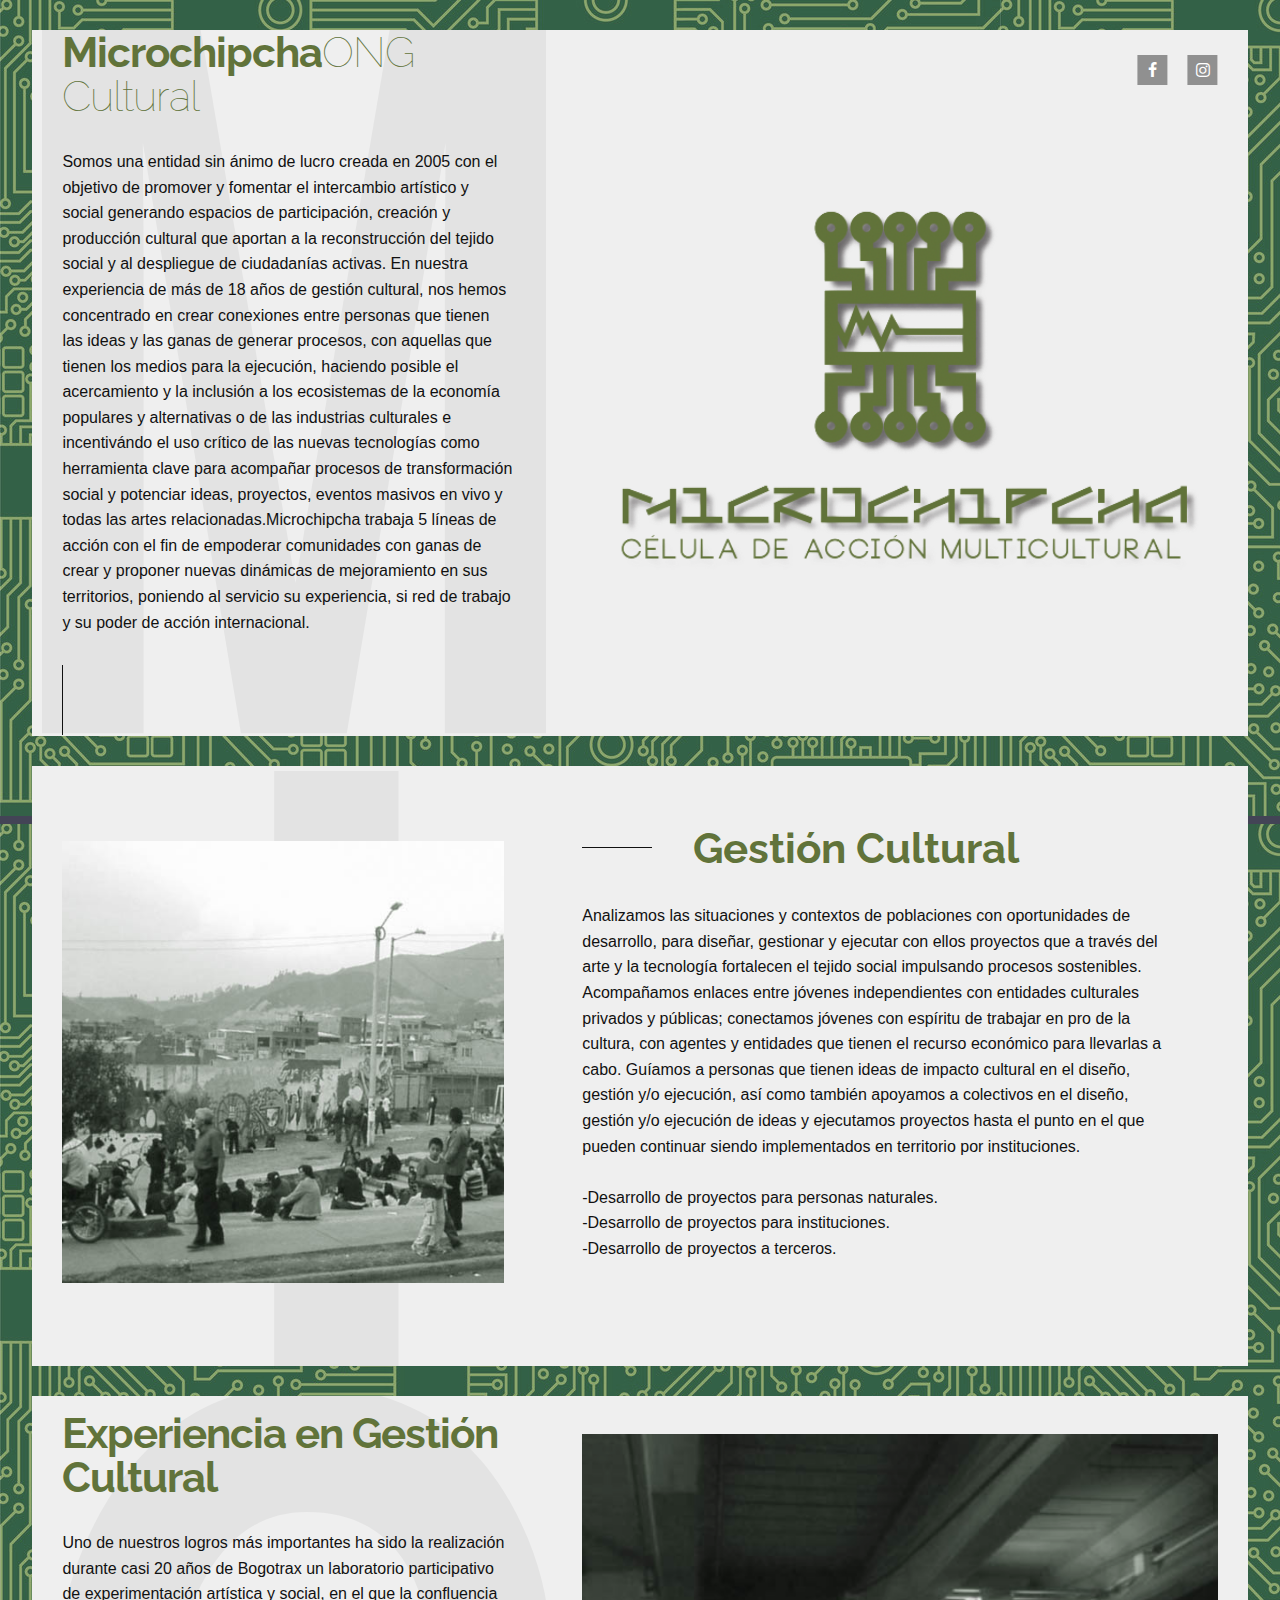
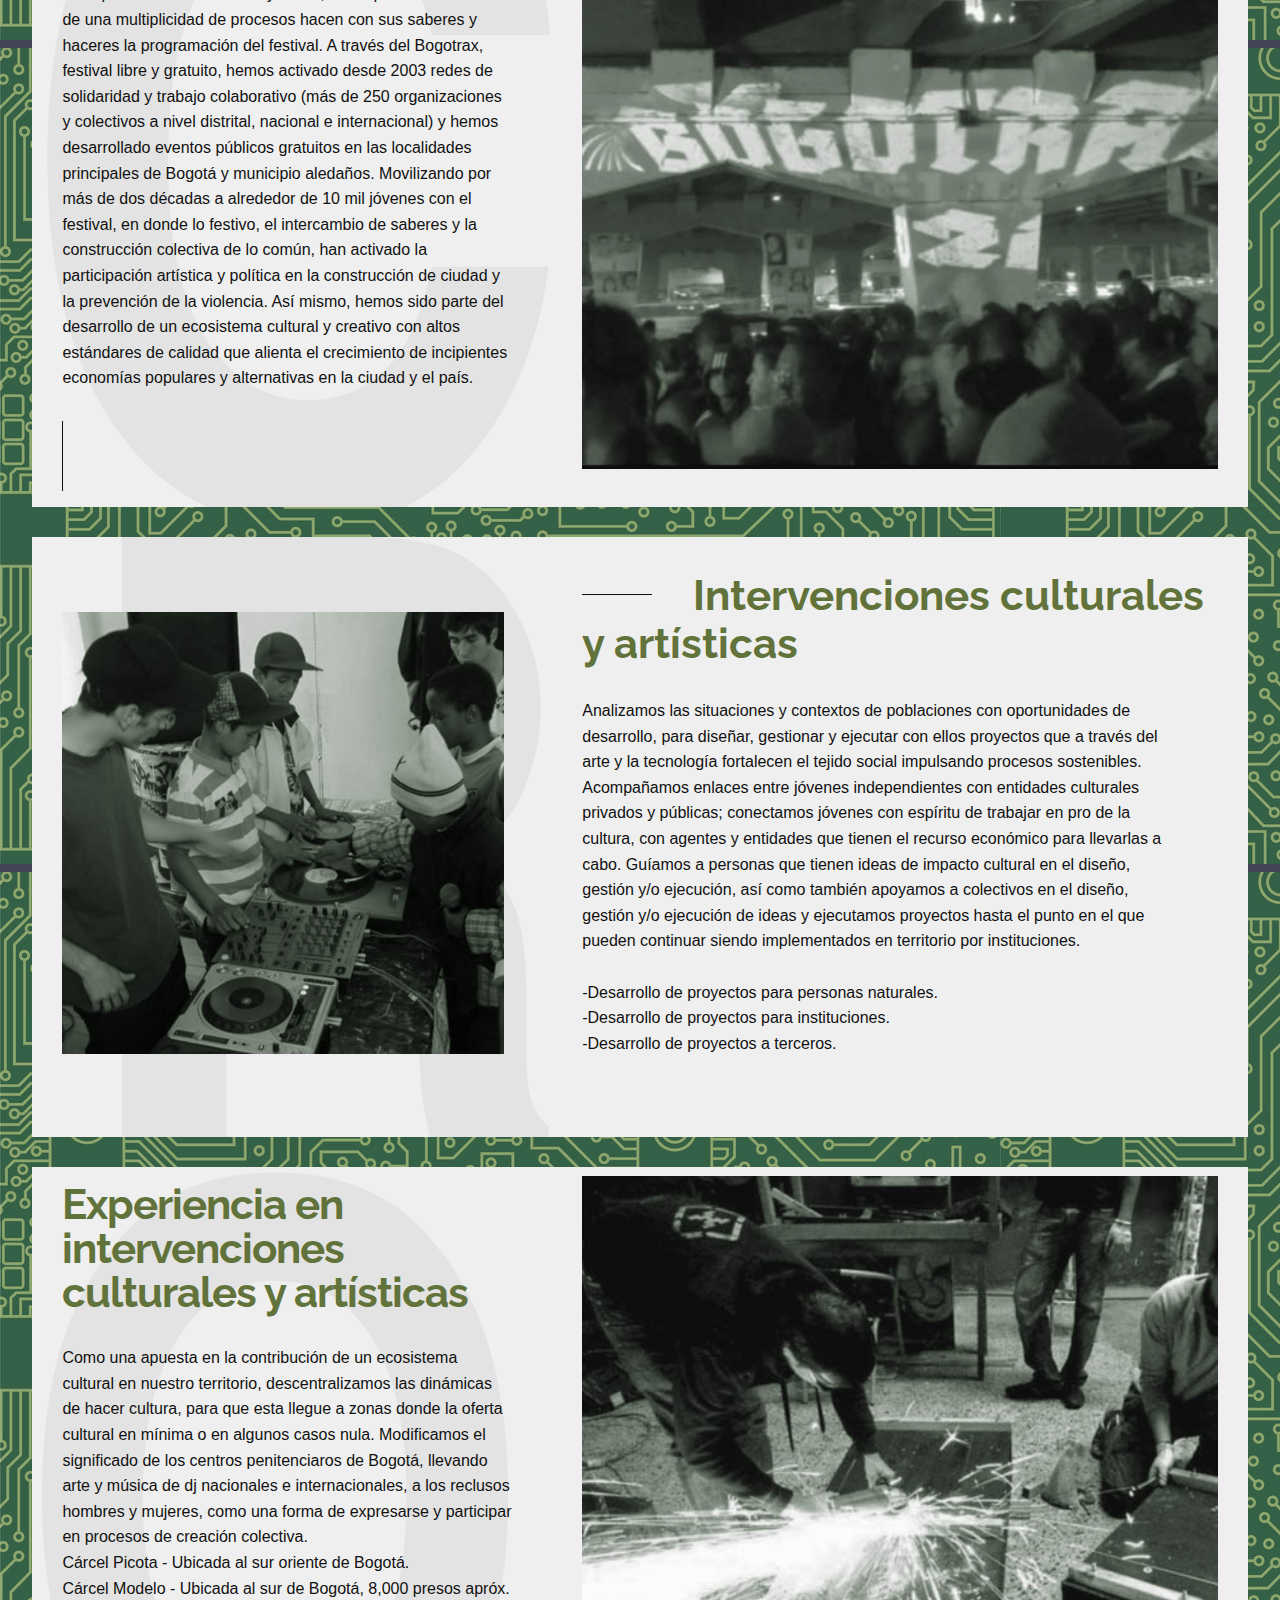
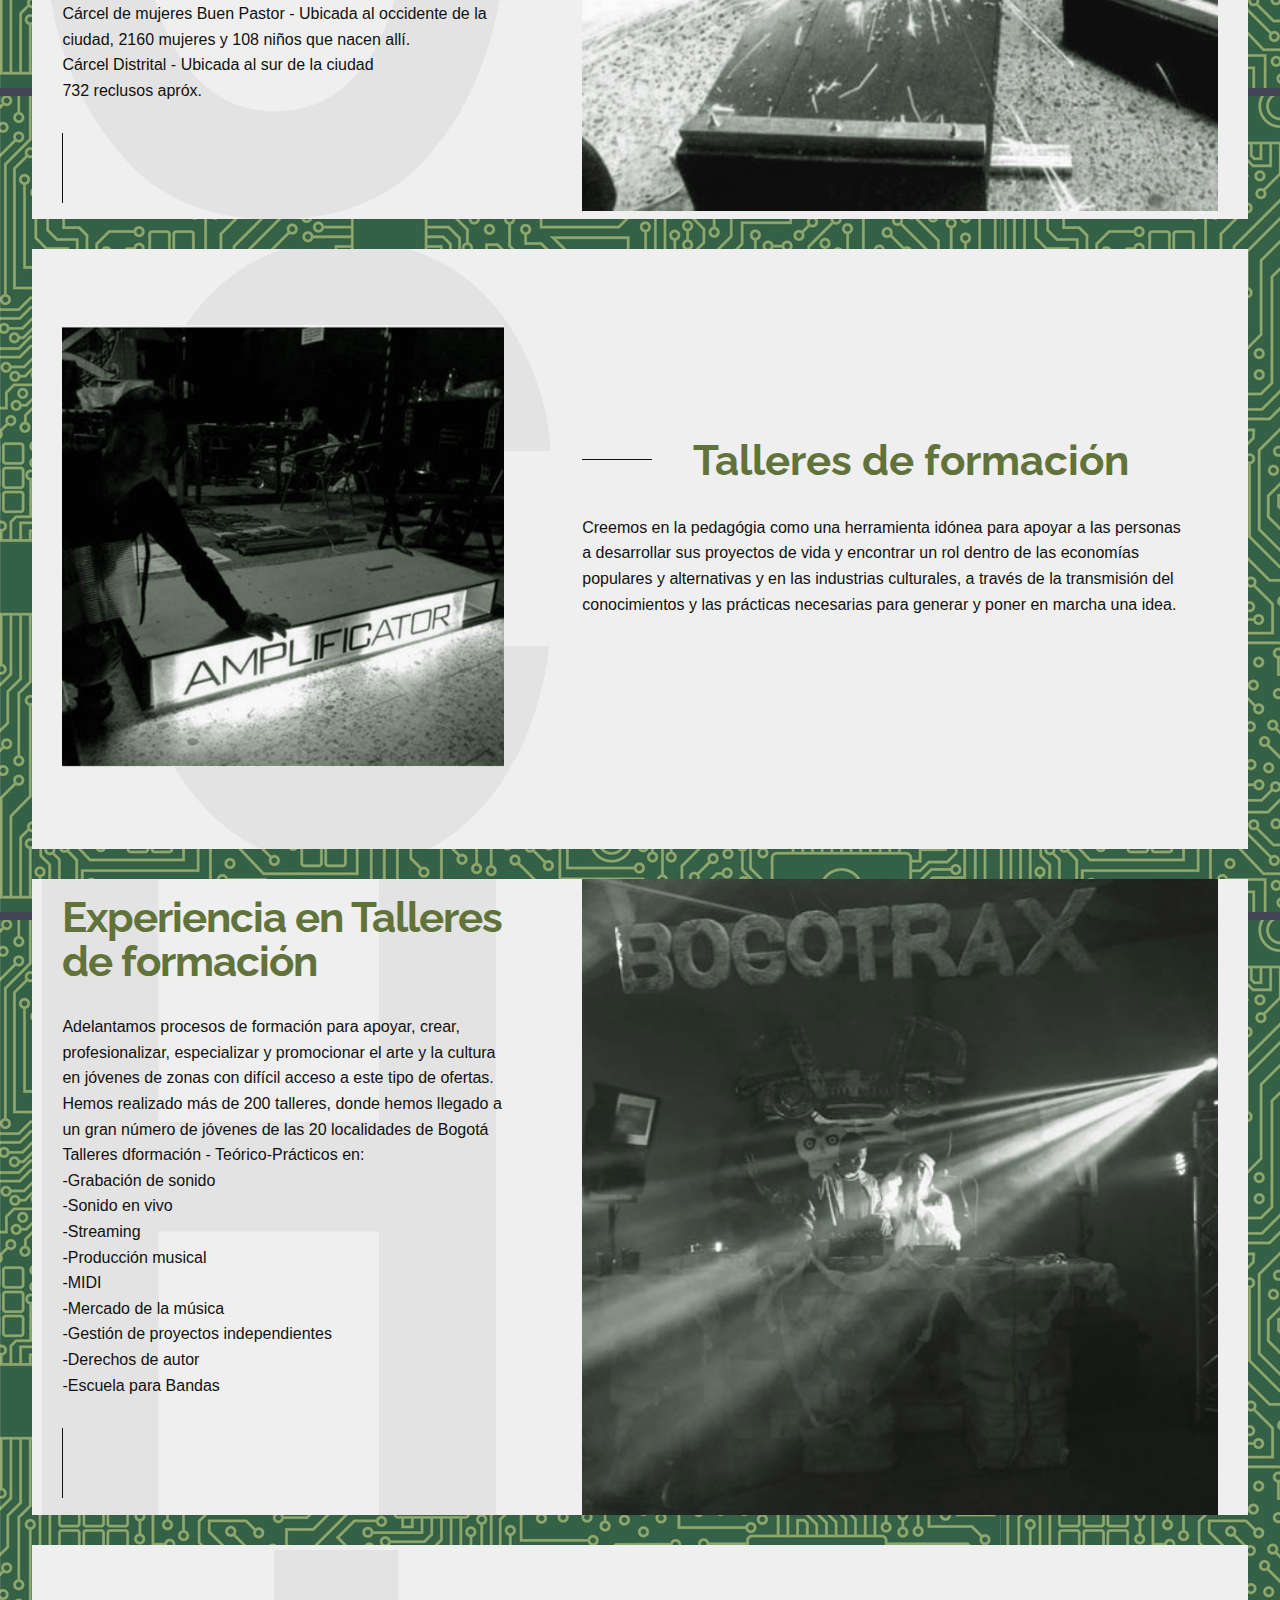
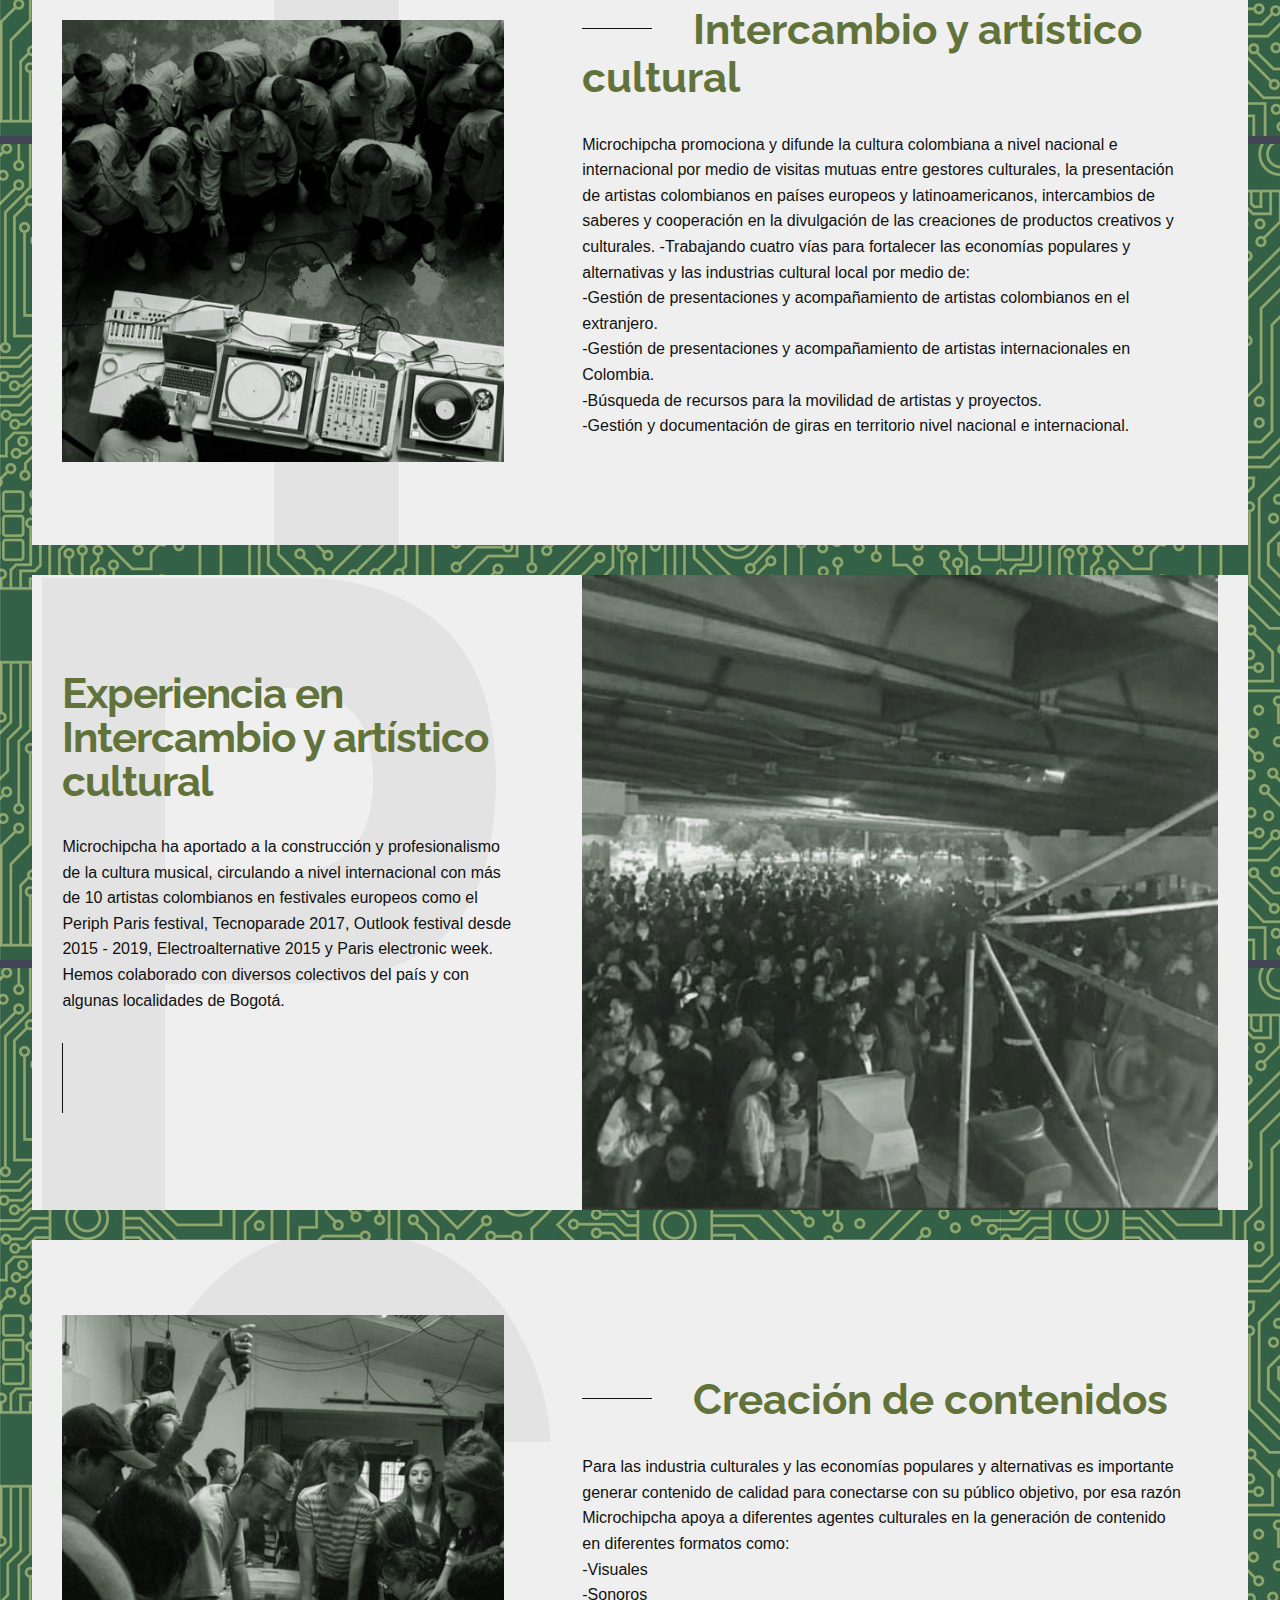
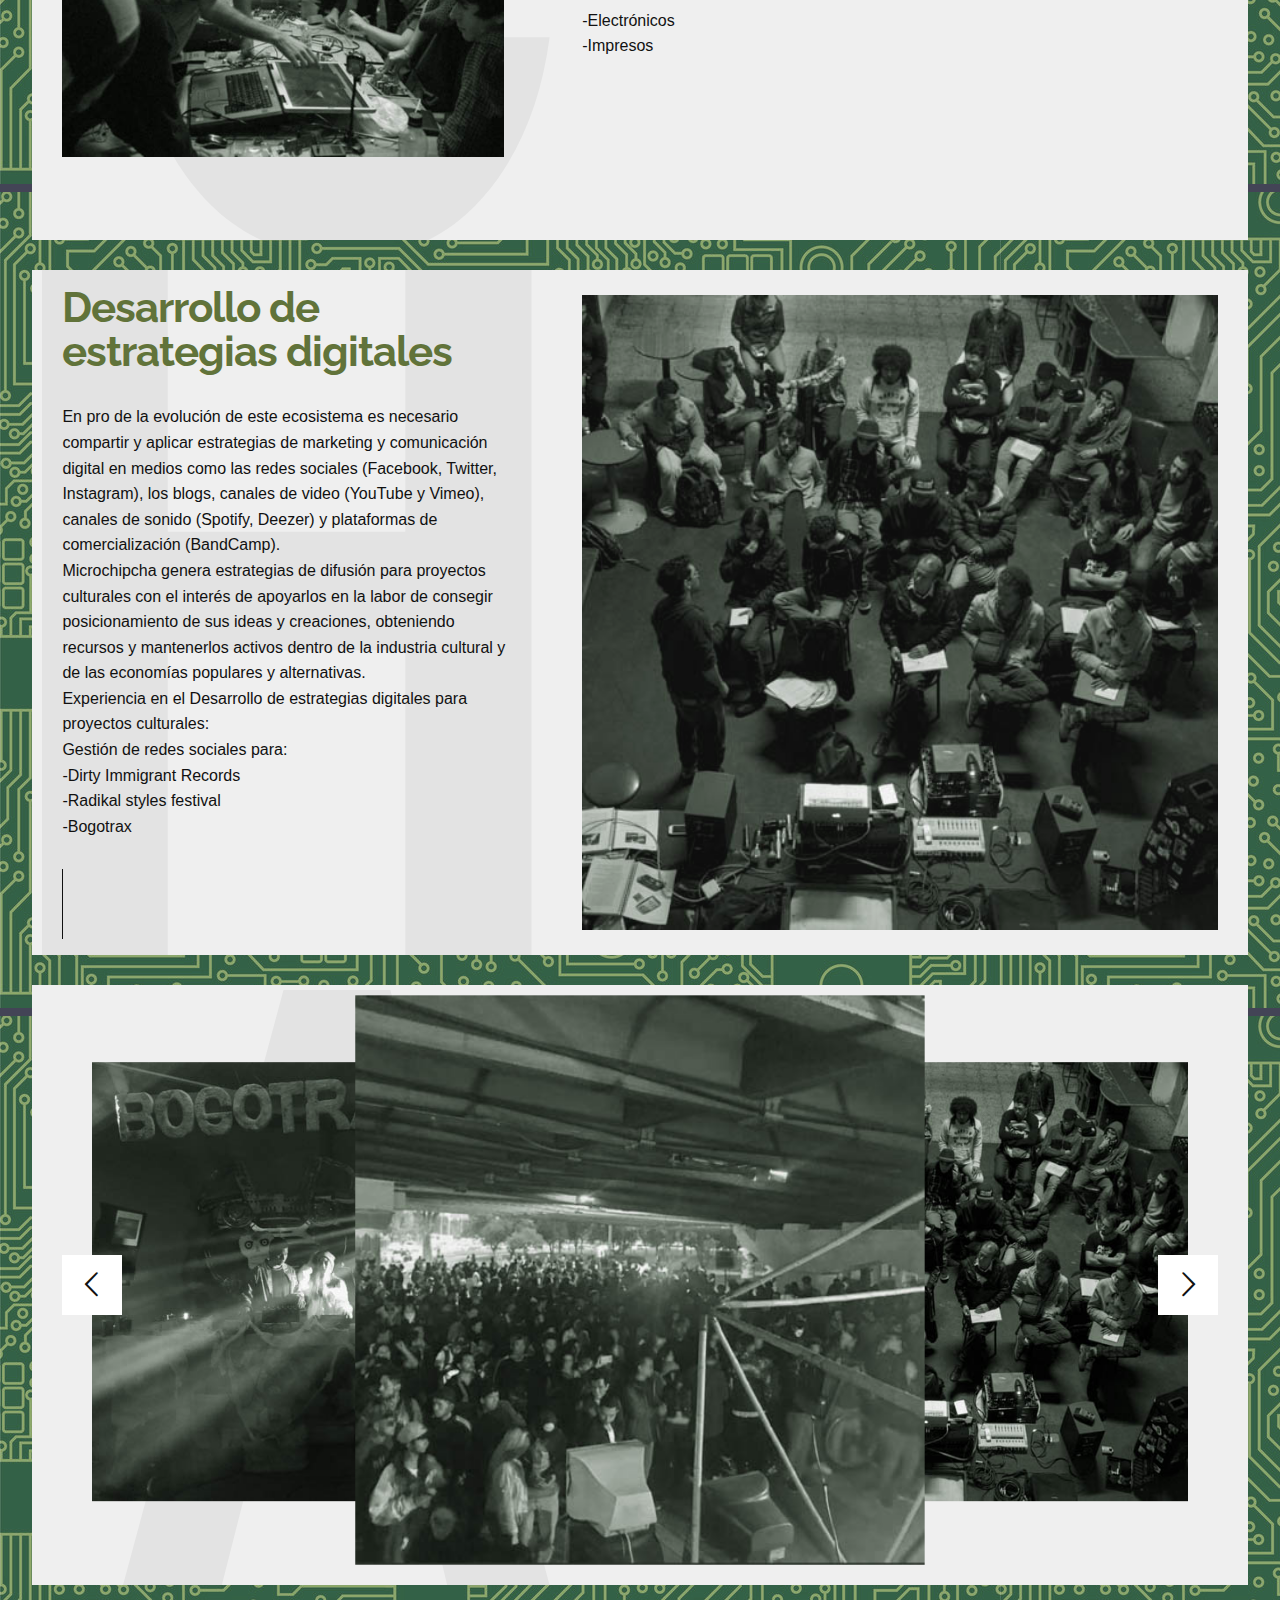
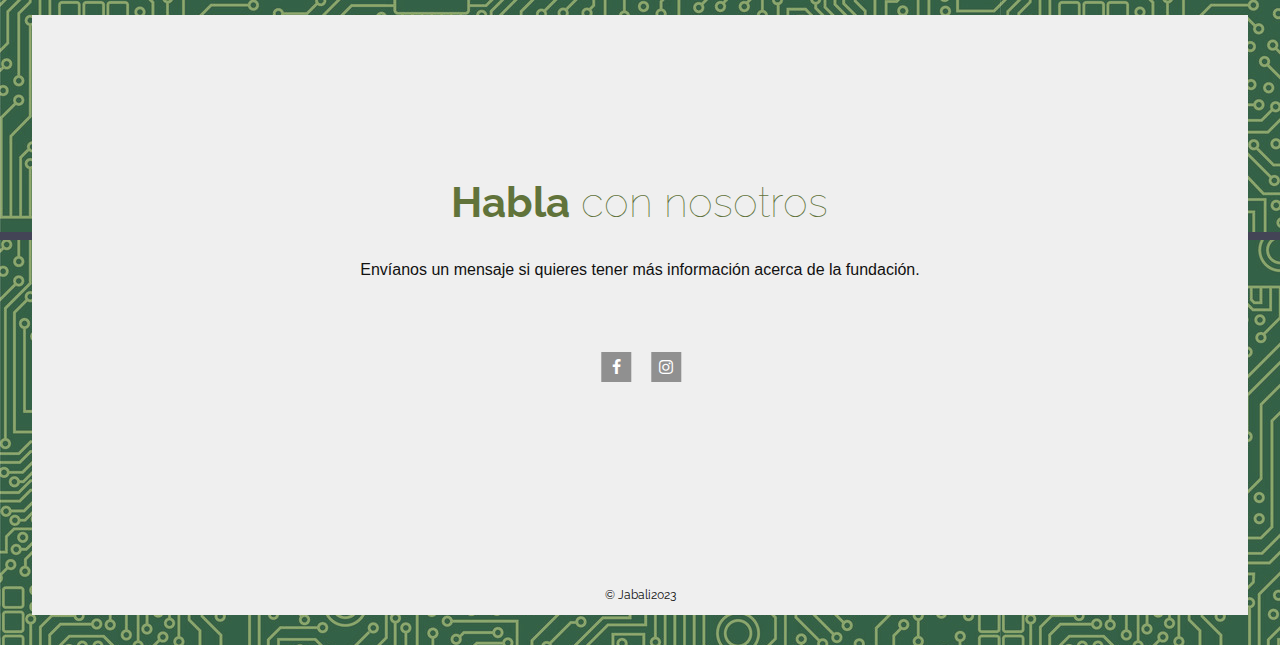
<file: index.html>
<!DOCTYPE html>
<html lang="en">
  <head>
    <title>Microchipcha</title>
    <meta charset="utf-8">
    <meta name="viewport" content="width=device-width, initial-scale=1">
    <meta http-equiv="X-UA-Compatible" content="IE=edge">
    <meta name="description" content="Jade website template">
    <meta name="keywords" content="apollo, jade, template, html, sass, jquery">
    <meta name="author" content="Bucky Maler">
    <link rel="stylesheet" href="assets/css/main.css">
  </head>
  <body style="background-image: url(assets/img/backchip.jpg);">
    <section id="hero"style="height: 706px;">
    <svg version="1.1" id="Layer_1" xmlns="http://www.w3.org/2000/svg" xmlns:xlink="http://www.w3.org/1999/xlink" x="0px" y="0px" viewBox="0 0 428.6 600" style="enable-background:new 0 0 428.6 600;" xml:space="preserve">
<g>
	 <path class="st0" d="M86.35,597.72H0V0h134.79l80.63,469.99L295.46,0h133.29v597.72H342.4V193.43c0-11.62,0.1-27.91,0.3-48.86
    c0.2-20.95,0.3-37.1,0.3-48.46l-83.95,501.62h-89.96L85.75,96.11c0,11.35,0.1,27.51,0.3,48.46c0.2,20.95,0.3,37.24,0.3,48.86
    V597.72z"/>
</g>
</svg>
      <header>
        <div class="nav-toggle">
         <!-- <p>Menu</p><span></span> -->
          <div class="social">
            <a href="https://www.facebook.com/BOGOTRAX" target="_blank">
            <i class="icon-facebook"></i></a>
            <a href="https://www.instagram.com/bogotrax/"target="_blank"><i class="icon-instagram"></i></a>

           <!-- <a href="#"><i class="icon-twitter"></i></a><a href="#"><i class="icon-pinterest-p"></i></a>-->
        </div> 
        </div>
        <!--
        <ul class="nav">
          <li><a href="#about">About</a></li>
          <li><a href="#full-slide">Work</a></li>
          <li><a href="#contact">Contact</a></li>
        </ul> -->
      </header>
      <div class="wrapper">
        <div class="welcome">
          <h1><strong>Microchipcha</strong>ONG Cultural</h1>
          <p>Somos una entidad sin ánimo de lucro creada en 2005 con el objetivo de promover y fomentar el intercambio artístico y social generando espacios de participación, creación y producción cultural que aportan a la reconstrucción del tejido social y al despliegue de ciudadanías activas. En nuestra experiencia de más de 18 años de gestión cultural, nos hemos concentrado en crear conexiones entre personas que tienen las ideas y las ganas de generar procesos, con aquellas que tienen los medios para la ejecución, haciendo posible el acercamiento y la inclusión a los ecosistemas de la economía populares y alternativas o de las industrias culturales e incentivándo el uso crítico de las nuevas tecnologías como herramienta clave para acompañar procesos de transformación social y potenciar ideas, proyectos, eventos masivos en vivo y todas las artes relacionadas.Microchipcha trabaja 5 líneas de acción con el fin de empoderar comunidades con ganas de crear y proponer nuevas dinámicas de mejoramiento en sus territorios, poniendo al servicio su experiencia, si red de trabajo y su poder de acción internacional.</p>
        </div>
        <div class="photographer"><img src="assets/img/logo.png" alt="Photographer"></div>
      </div>
    </section>


    <section id="about"><svg version="1.1" id="Layer_1" xmlns="http://www.w3.org/2000/svg" xmlns:xlink="http://www.w3.org/1999/xlink" x="0px" y="0px" viewBox="0 0 428.6 600" style="enable-background:new 0 0 428.6 600;" xml:space="preserve">
<g>
	<path d="M152.15,5.12h124.31v598.8H152.15V5.12z"/>
</g>
</svg>
      <div class="wrapper">
        <div class="camera"><img src="assets/img/micro.jpg" alt="Camera"></div>
        <div class="blurb">
          <h2> <strong>Gestión Cultural</strong></h2>
          <p>Analizamos las situaciones y contextos de poblaciones con oportunidades de desarrollo, para diseñar, gestionar y ejecutar con ellos proyectos que a través del arte y la tecnología fortalecen el tejido social impulsando procesos sostenibles. Acompañamos enlaces entre jóvenes independientes con entidades culturales privados y públicas; conectamos jóvenes con espíritu de trabajar en pro de la cultura, con agentes y entidades que tienen el recurso económico para llevarlas a cabo. Guíamos a personas que tienen ideas de impacto cultural en el diseño, gestión y/o ejecución, así como también apoyamos a colectivos en el diseño, gestión y/o ejecución de ideas y ejecutamos proyectos hasta el punto en el que pueden continuar siendo implementados en territorio por instituciones.<br><br>-Desarrollo de proyectos para personas naturales.<br>-Desarrollo de proyectos para instituciones.<br>-Desarrollo de proyectos a terceros.</p>
          
        </div>
      </div>
    </section>

   <section id="hero">

  <svg version="1.1" id="Layer_1" xmlns="http://www.w3.org/2000/svg" xmlns:xlink="http://www.w3.org/1999/xlink" x="0px" y="0px"
   viewBox="0 0 428.6 600" style="enable-background:new 0 0 428.6 600;" xml:space="preserve">
<g>
  <path d="M361.65,556.59c-35.58,40.9-81.08,61.34-136.49,61.34c-68.57,0-122.48-27.62-161.72-82.87
    C24.18,479.54,4.56,403.43,4.56,306.75c0-104.54,22.32-185.1,66.95-241.71C110.33,15.75,159.71-8.9,219.65-8.9
    c80.21,0,138.86,33.04,175.95,99.12c20.48,37.11,31.48,74.34,32.99,111.72h-99.62c-6.47-28.7-14.77-50.37-24.91-65
    c-18.11-26-44.96-39-80.54-39c-36.23,0-64.8,18.35-85.71,55.05c-20.92,36.7-31.37,88.63-31.37,155.79
    c0,67.17,11.05,117.47,33.15,150.92c22.1,33.45,50.18,50.17,84.26,50.17c34.93,0,61.56-14.35,79.89-43.06
    c10.13-15.44,18.54-38.59,25.23-69.47h98.65C419,462.61,397.01,515.7,361.65,556.59z"/>
</g>
</svg>

      <div class="wrapper">
        <div class="welcome">
          <h1><strong>Experiencia en Gestión Cultural</strong></h1>
          <p>Uno de nuestros logros más importantes ha sido la realización durante casi 20 años de Bogotrax un laboratorio participativo de experimentación artística y social, en el que la confluencia de una multiplicidad de procesos hacen con sus saberes y haceres la programación del festival. 
A través del Bogotrax, festival libre y gratuito, hemos activado desde 2003 redes de solidaridad y trabajo colaborativo (más de 250 organizaciones y colectivos a nivel distrital, nacional e internacional) y hemos desarrollado eventos públicos gratuitos en las localidades principales de Bogotá y municipio aledaños. Movilizando por más de dos décadas a alrededor de 10 mil jóvenes con el festival, en donde lo festivo, el intercambio de saberes y la construcción colectiva de lo común, han activado la participación artística y política en la construcción de ciudad y la prevención de la violencia. Así mismo, hemos sido parte del desarrollo de un ecosistema cultural y creativo con altos estándares de calidad que alienta el crecimiento de incipientes economías populares y alternativas en la ciudad y el país. 
</p>
        </div>
        <div class="photographer"><img src="assets/img/micro-12.jpg" alt="Photographer"></div>
      </div>
    </section>


    <section id="about">

      <svg version="1.1" id="Layer_1" xmlns="http://www.w3.org/2000/svg" xmlns:xlink="http://www.w3.org/1999/xlink" x="0px" y="0px"
   viewBox="0 0 428.6 600" style="enable-background:new 0 0 428.6 600;" xml:space="preserve">
<g>
  <path d="M214.67,367.1H104.39v236.81H0V0h250.74c35.83,0.82,63.4,6.01,82.71,15.57c19.3,9.56,35.66,23.63,49.07,42.2
    c11.1,15.3,19.88,32.23,26.36,50.8c6.47,18.58,9.71,39.74,9.71,63.51c0,28.68-6.13,56.89-18.38,84.61
    c-12.26,27.73-32.49,47.32-60.69,58.79c23.58,11.2,40.28,27.11,50.11,47.73c9.82,20.63,14.74,52.1,14.74,94.44v40.56
    c0,27.59,0.92,46.3,2.77,56.13c2.77,15.57,9.24,27.04,19.42,34.42v15.16H309c-3.24-13.38-5.55-24.17-6.94-32.37
    c-2.77-16.93-4.28-34.27-4.51-52.03l-0.69-56.13c-0.47-38.51-6.42-64.18-17.86-77.03C267.55,373.52,246.11,367.1,214.67,367.1z
     M279.52,257.3c21.27-11.47,31.91-34.14,31.91-68.01c0-36.6-10.29-61.18-30.87-73.75c-11.56-7.1-28.9-10.65-52.02-10.65H104.39
    v162.25h121.03C249.46,267.13,267.5,263.85,279.52,257.3z"/>
</g>
</svg>

      <div class="wrapper">
        <div class="camera"><img src="assets/img/micro-2.jpg" alt="Camera"></div>
        <div class="blurb">
          <h2> <strong>Intervenciones culturales y artísticas</strong></h2>
          <p>Analizamos las situaciones y contextos de poblaciones con oportunidades de desarrollo, para diseñar, gestionar y ejecutar con ellos proyectos que a través del arte y la tecnología fortalecen el tejido social impulsando procesos sostenibles. Acompañamos enlaces entre jóvenes independientes con entidades culturales privados y públicas; conectamos jóvenes con espíritu de trabajar en pro de la cultura, con agentes y entidades que tienen el recurso económico para llevarlas a cabo. Guíamos a personas que tienen ideas de impacto cultural en el diseño, gestión y/o ejecución, así como también apoyamos a colectivos en el diseño, gestión y/o ejecución de ideas y ejecutamos proyectos hasta el punto en el que pueden continuar siendo implementados en territorio por instituciones.<br><br>-Desarrollo de proyectos para personas naturales.<br>-Desarrollo de proyectos para instituciones.<br>-Desarrollo de proyectos a terceros.</p>
          
        </div>
      </div>
    </section>

   <section id="hero">

    <svg version="1.1" id="Layer_1" xmlns="http://www.w3.org/2000/svg" xmlns:xlink="http://www.w3.org/1999/xlink" x="0px" y="0px"
   viewBox="0 0 428.6 600" style="enable-background:new 0 0 428.6 600;" xml:space="preserve">
<g>
  <path d="M214.45,600c-63.9,0-112.74-21.86-146.51-65.59C22.65,480.77,0,403.49,0,302.56C0,199.6,22.65,122.32,67.94,70.71
    c33.77-43.72,82.6-65.59,146.51-65.59c63.9,0,112.73,21.87,146.51,65.59c45.09,51.61,67.64,128.89,67.64,231.85
    c0,100.93-22.55,178.21-67.64,231.85C327.18,578.14,278.35,600,214.45,600z M302.72,448.99c21.64-34.32,32.46-83.13,32.46-146.43
    c0-63.05-10.87-111.79-32.61-146.24c-21.74-34.45-51.11-51.67-88.12-51.67c-37.01,0-66.53,17.16-88.57,51.48
    c-22.04,34.32-33.06,83.13-33.06,146.43c0,63.3,11.02,112.11,33.06,146.43c22.04,34.32,51.57,51.48,88.57,51.48
    C251.46,500.47,280.88,483.31,302.72,448.99z"/>
</g>
</svg>
      <div class="wrapper">
        <div class="welcome">
          <h1><strong>Experiencia en intervenciones culturales y artísticas</strong></h1>
          <p>Como una apuesta en la contribución de un ecosistema cultural en nuestro   territorio, descentralizamos las dinámicas de hacer cultura, para que esta llegue a zonas donde la oferta cultural en mínima o en algunos casos nula.
          Modificamos el significado de los centros penitenciaros de Bogotá, llevando arte y música de dj nacionales e internacionales, a los reclusos hombres y mujeres, como una forma de expresarse y participar en procesos de creación colectiva.<br>
          Cárcel Picota - Ubicada al sur oriente de Bogotá.<br>
          Cárcel Modelo - Ubicada al sur de Bogotá, 8,000 presos apróx.<br>
          Cárcel de mujeres Buen Pastor - Ubicada al occidente de la ciudad, 2160 mujeres y 108 niños que nacen allí.<br>
          Cárcel Distrital - Ubicada al sur de la ciudad<br>
          732 reclusos apróx.<br>
          </p>
        </div>
        <div class="photographer"><img src="assets/img/micro-3.jpg" alt="Photographer"></div>
      </div>
    </section>  

        <section id="about">

          <svg version="1.1" id="Layer_1" xmlns="http://www.w3.org/2000/svg" xmlns:xlink="http://www.w3.org/1999/xlink" x="0px" y="0px"
   viewBox="0 0 428.6 600" style="enable-background:new 0 0 428.6 600;" xml:space="preserve">
<g>
  <path d="M361.65,556.59c-35.58,40.9-81.08,61.34-136.49,61.34c-68.57,0-122.48-27.62-161.72-82.87
    C24.18,479.54,4.56,403.43,4.56,306.75c0-104.54,22.32-185.1,66.95-241.71C110.33,15.75,159.71-8.9,219.65-8.9
    c80.21,0,138.86,33.04,175.95,99.12c20.48,37.11,31.48,74.34,32.99,111.72h-99.62c-6.47-28.7-14.77-50.37-24.91-65
    c-18.11-26-44.96-39-80.54-39c-36.23,0-64.8,18.35-85.71,55.05c-20.92,36.7-31.37,88.63-31.37,155.79
    c0,67.17,11.05,117.47,33.15,150.92c22.1,33.45,50.18,50.17,84.26,50.17c34.93,0,61.56-14.35,79.89-43.06
    c10.13-15.44,18.54-38.59,25.23-69.47h98.65C419,462.61,397.01,515.7,361.65,556.59z"/>
</g>
</svg>

      <div class="wrapper">
        <div class="camera"><img src="assets/img/micro-4.jpg" alt="Camera"></div>
        <div class="blurb">
          <h2> <strong>Talleres de formación</strong></h2>
          <p>Creemos en la pedagógia como una herramienta idónea para apoyar a las personas a desarrollar sus proyectos de vida y encontrar un rol dentro de las economías populares y alternativas y en las industrias culturales, a través de la transmisión del conocimientos y las prácticas necesarias para generar y poner en marcha una idea.</p>
        </div>
      </div>
    </section>

   <section id="hero">

    <svg version="1.1" id="Layer_1" xmlns="http://www.w3.org/2000/svg" xmlns:xlink="http://www.w3.org/1999/xlink" x="0px" y="0px"
   viewBox="0 0 428.6 600" style="enable-background:new 0 0 428.6 600;" xml:space="preserve">
<g>
  <path d="M318.11,601.27V332.86H110.13v268.41H0V0h110.13v229.25h207.98V0H428.6v601.27H318.11z"/>
</g>
</svg>

      <div class="wrapper">
        <div class="welcome">
          <h1><strong>Experiencia en Talleres de formación</strong></h1>
          <p>Adelantamos procesos de formación para apoyar, crear, profesionalizar, especializar y promocionar el arte y la cultura en jóvenes de zonas con difícil acceso a este tipo de ofertas. Hemos realizado más de 200 talleres, donde hemos llegado a un gran número de jóvenes de las 20 localidades de Bogotá Talleres dformación - Teórico-Prácticos en:<br>
-Grabación de sonido<br>
-Sonido en vivo<br>
-Streaming<br>
-Producción musical<br>
-MIDI<br>
-Mercado de la música<br>
-Gestión de proyectos independientes<br>
-Derechos de autor<br>
-Escuela para Bandas<br>

          </p>
        </div>
        <div class="photographer"><img src="assets/img/micro-5.jpg" alt="Photographer"></div>
      </div>
    </section>  


         

     <section id="about">

      <svg version="1.1" id="Layer_1" xmlns="http://www.w3.org/2000/svg" xmlns:xlink="http://www.w3.org/1999/xlink" x="0px" y="0px"
   viewBox="0 0 428.6 600" style="enable-background:new 0 0 428.6 600;" xml:space="preserve">
<g>
  <path d="M152.15,5.12h124.31v598.8H152.15V5.12z"/>
</g>
</svg>

      <div class="wrapper">
        <div class="camera"><img src="assets/img/micro-8.jpg" alt="Camera"></div>
        <div class="blurb">
          <h2> <strong>Intercambio y artístico cultural</strong></h2>
          <p>Microchipcha promociona y difunde la cultura colombiana a nivel nacional e internacional por medio de visitas mutuas entre gestores culturales, la presentación de artistas colombianos en países europeos y latinoamericanos, intercambios de saberes y cooperación en la divulgación de las creaciones de productos creativos y culturales.

-Trabajando cuatro vías para fortalecer las economías populares y alternativas y las industrias cultural local por medio de:<br>
-Gestión de presentaciones y acompañamiento de artistas colombianos en el extranjero.<br>
-Gestión de presentaciones y acompañamiento de artistas internacionales en Colombia.<br>
-Búsqueda de recursos para la movilidad de artistas y proyectos.<br>
-Gestión y documentación de giras en territorio nivel nacional e internacional.<br>
</p>

        </div>
      </div>
    </section>

   <section id="hero">

    <svg version="1.1" id="Layer_1" xmlns="http://www.w3.org/2000/svg" xmlns:xlink="http://www.w3.org/1999/xlink" x="0px" y="0px"
   viewBox="0 0 428.6 600" style="enable-background:new 0 0 428.6 600;" xml:space="preserve">
<g>
  <path d="M235.2,385.97H116.27v215.31H0V2.48h243.94c56.23,0,101.07,15.44,134.51,46.31s50.16,78.68,50.16,143.4
    c0,70.69-16.72,120.65-50.16,149.9C345.01,371.34,297.26,385.97,235.2,385.97z M289.91,261.25c15.2-14.35,22.8-37.1,22.8-68.25
    c0-31.14-7.66-53.35-22.99-66.62c-15.33-13.27-36.8-19.91-64.4-19.91H116.27v176.31h109.05
    C252.93,282.78,274.46,275.61,289.91,261.25z"/>
</g>
</svg>

      <div class="wrapper">
        <div class="welcome">
          <h1><strong>Experiencia en  Intercambio y artístico cultural</strong></h1>
          <p>Microchipcha ha aportado a la construcción y profesionalismo de la cultura musical, circulando a nivel internacional con más de 10 artistas colombianos en festivales europeos como el Periph Paris festival, Tecnoparade 2017, Outlook festival desde 2015 - 2019, Electroalternative 2015 y Paris electronic week. Hemos colaborado con diversos colectivos del país y con algunas localidades de Bogotá. 
          </p>
        </div>
        <div class="photographer"><img src="assets/img/micro-9.jpg" alt="Photographer"></div>
      </div>
    </section>  

        <section id="about">

          <svg version="1.1" id="Layer_1" xmlns="http://www.w3.org/2000/svg" xmlns:xlink="http://www.w3.org/1999/xlink" x="0px" y="0px"
   viewBox="0 0 428.6 600" style="enable-background:new 0 0 428.6 600;" xml:space="preserve">
<g>
  <path d="M361.65,556.59c-35.58,40.9-81.08,61.34-136.49,61.34c-68.57,0-122.48-27.62-161.72-82.87
    C24.18,479.54,4.56,403.43,4.56,306.75c0-104.54,22.32-185.1,66.95-241.71C110.33,15.75,159.71-8.9,219.65-8.9
    c80.21,0,138.86,33.04,175.95,99.12c20.48,37.11,31.48,74.34,32.99,111.72h-99.62c-6.47-28.7-14.77-50.37-24.91-65
    c-18.11-26-44.96-39-80.54-39c-36.23,0-64.8,18.35-85.71,55.05c-20.92,36.7-31.37,88.63-31.37,155.79
    c0,67.17,11.05,117.47,33.15,150.92c22.1,33.45,50.18,50.17,84.26,50.17c34.93,0,61.56-14.35,79.89-43.06
    c10.13-15.44,18.54-38.59,25.23-69.47h98.65C419,462.61,397.01,515.7,361.65,556.59z"/>
</g>
</svg>

      <div class="wrapper">
        <div class="camera"><img src="assets/img/micro-10.jpg" alt="Camera"></div>
        <div class="blurb">
          <h2> <strong>Creación de contenidos</strong></h2>
          <p>Para las industria culturales y las economías populares y alternativas es importante generar contenido de calidad para conectarse con su público objetivo, por esa razón Microchipcha apoya a diferentes agentes culturales en la generación de contenido en diferentes formatos como:<br>
-Visuales<br>
-Sonoros<br>
-Electrónicos<br>
-Impresos<br>

</p>

        </div>
      </div>
    </section>

   <section id="hero">

    <svg version="1.1" id="Layer_1" xmlns="http://www.w3.org/2000/svg" xmlns:xlink="http://www.w3.org/1999/xlink" x="0px" y="0px"
   viewBox="0 0 428.6 600" style="enable-background:new 0 0 428.6 600;" xml:space="preserve">
<g>
  <path d="M318.11,601.27V332.86H110.13v268.41H0V0h110.13v229.25h207.98V0H428.6v601.27H318.11z"/>
</g>
</svg>
      <div class="wrapper">
        <div class="welcome">
          <h1><strong>Desarrollo de estrategias digitales</strong></h1>
          <p>En pro de la evolución de este ecosistema es necesario compartir y aplicar estrategias de marketing y comunicación digital en medios como las redes sociales (Facebook, Twitter, Instagram), los blogs, canales de video (YouTube y Vimeo), canales de sonido (Spotify, Deezer) y plataformas de comercialización (BandCamp).<br>

Microchipcha genera estrategias de difusión para proyectos culturales con el interés de apoyarlos en la labor de consegir posicionamiento de sus ideas y creaciones, obteniendo recursos y mantenerlos activos dentro de la industria cultural y de las economías populares y alternativas.<br>


Experiencia en el Desarrollo de estrategias digitales para proyectos culturales: <br>
Gestión de redes sociales para:<br>
-Dirty Immigrant Records<br>
-Radikal styles festival<br>
-Bogotrax<br>
 
          </p>
        </div>
        <div class="photographer"><img src="assets/img/micro-11.jpg" alt="Photographer"></div>
      </div>
    </section>  







<!-- 
    <section id="full-slide"><svg version="1.1" id="Layer_1" xmlns="http://www.w3.org/2000/svg" xmlns:xlink="http://www.w3.org/1999/xlink" x="0px" y="0px" viewBox="0 0 100 171.2" style="enable-background:new 0 0 100 171.2;" xml:space="preserve">
<g transform="translate(0.000000,750.000000) scale(0.100000,-0.100000)">
	<path d="M253.7,7486.3c-151.6-74.7-233.3-224.4-251.4-460.9c-3.2-41.5-3-726.7,0-763.9c7.5-86.3,21.9-155.7,44.5-213.7c51.4-130.6,124.4-207.8,239.3-253.2l17.8-6.8l197.9,0.5l197.9,0.7l22.8,10c98.4,42.7,167.6,112.8,214.8,217.1c34.2,75.6,52.5,154.8,60.3,260.3c3.2,42,3,700.9,0,743.1c-8.2,113.2-29.2,200.4-66,276.2c-44.1,90.4-104.6,151.6-190.9,193.4l-22.8,11H499.8H281.5L253.7,7486.3zM541.1,7263.7c52.3-15.8,85.6-58.7,101.8-131.3c11.4-51.6,11.2-43.8,11.2-488.6c0-384-0.2-418.7-3.9-444.3c-9.8-68.3-28.5-112.8-59.4-141.8c-24-22.4-52.5-32.6-92-32.6c-35.2,0-57.5,6.8-82.2,25.8c-40.9,30.8-63.2,89-69.9,182c-1.6,21.7-2.1,171.2-1.6,434.9c0.9,362.1,1.4,404.1,4.8,425.1c7.1,43.4,21,89,34.2,112.6c16.4,28.8,49.5,52.7,83.8,60.5C486.3,7270.1,523.3,7269,541.1,7263.7z"/>
</g>
</svg>
      <ul class="banner">
        <li class="active"></li>
        <li></li>
        <li></li>
      </ul><i class="icon-chevron-thin-left prev"></i><i class="icon-chevron-thin-right next"></i>
    </section>

    <section id="featured"><svg version="1.1" id="Layer_1" xmlns="http://www.w3.org/2000/svg" xmlns:xlink="http://www.w3.org/1999/xlink" x="0px" y="0px" viewBox="0 0 100 248.8" style="enable-background:new 0 0 100 248.8;" xml:space="preserve">
<g transform="translate(0.000000,749.000000) scale(0.100000,-0.100000)">
	<path d="M0,6245.8V5001.6h500h500V5176v174.4H752.5H505v1069.8V7490H252.5H0V6245.8z"/>
</g>
</svg>
      <div class="wrapper">
        <div class="blurb">
          <h2><strong>Ut enim</strong> ad minim</h2>
          <p>Duis aute irure dolor in reprehenderit in voluptate velit esse cillum dolore eu fugiat nulla pariatur. Aspernatur aut odit aut fugit, sed quia consequuntur magni dolores eos qui ratione voluptatem sequi nesciunt.</p>
        </div>
        <div class="featured"><img src="assets/img/featured.jpg" alt="Featured"></div>
      </div>
    </section>
 -->

<section id="three-slide"><svg version="1.1" id="Layer_1" xmlns="http://www.w3.org/2000/svg" xmlns:xlink="http://www.w3.org/1999/xlink" x="0px" y="0px"
   viewBox="0 0 428.6 600" style="enable-background:new 0 0 428.6 600;" xml:space="preserve">
<g>
  <path d="M296.89,480.82H130.18L98.86,603.91H0L161.49,5.12h106.84l160.26,598.8H326.06L296.89,480.82z M270.48,377.64
    l-56.49-235.62l-58.33,235.62H270.48z"/>
</g>
</svg>

      <div class="wrapper">
        <ul class="slider">
          <li class="back"><img src="assets/img/micro-5.jpg"></li>
          <li class="current"><img src="assets/img/micro-9.jpg"></li>
          <li class="front"><img src="assets/img/micro-11.jpg"></li>
          <li><img src="assets/img/micro-2.jpg"></li>
    <li><img src="assets/img/micro-3.jpg"></li>
    <li><img src="assets/img/micro-4.jpg"></li>
    <li><img src="assets/img/micro-5.jpg"></li>
    <li><img src="assets/img/micro-6.jpg"></li>
    <li><img src="assets/img/micro-7.jpg"></li>
    <li><img src="assets/img/micro-8.jpg"></li>
    <li><img src="assets/img/micro-9.jpg"></li>
    <li><img src="assets/img/micro-10.jpg"></li>
    <li><img src="assets/img/micro-11.jpg"></li>
    <li><img src="assets/img/micro-12.jpg"></li>
    <li><img src="assets/img/micro-13.jpg"></li>
    <li><img src="assets/img/micro-14.jpg"></li>
    <li><img src="assets/img/micro-15.jpg"></li>
    <li><img src="assets/img/micro-16.jpg"></li>
        </ul>
      </div><i class="icon-chevron-thin-left prev"></i><i class="icon-chevron-thin-right next"></i>
    </section>


    <section id="contact">
      <div class="wrapper">
        <div class="blurb">
          <h2><strong>Habla</strong> con nosotros</h2>
          <p>Envíanos un mensaje si quieres tener más información acerca de la fundación.</p>
        </div>
        <!--
        <form>
          <input type="email" placeholder="Tu correo">
          <input type="text" placeholder="Asunto">
          <textarea placeholder="Mensaje"></textarea>
          <input type="submit" value="Enviar mensaje">

        </form>
      -->
           <header>
        <div class="nav-toggle">
         <!-- <p>Menu</p><span></span> -->
          <div class="social">
            <a href="https://www.facebook.com/BOGOTRAX" target="_blank">
            <i class="icon-facebook"></i></a>
            <a href="https://www.instagram.com/bogotrax/"target="_blank"><i class="icon-instagram"></i></a>

           <!-- <a href="#"><i class="icon-twitter"></i></a><a href="#"><i class="icon-pinterest-p"></i></a>-->
        </div> 
        </div>
        <!--
        <ul class="nav">
          <li><a href="#about">About</a></li>
          <li><a href="#full-slide">Work</a></li>
          <li><a href="#contact">Contact</a></li>
        </ul> -->
      </header>
      </div>
     <p class="copyright">&copy; Jabali2023</p>
    </section>
    <script src="https://ajax.googleapis.com/ajax/libs/jquery/2.2.4/jquery.min.js"></script>
    <script>window.jQuery || document.write('<script src="assets/js/vendor/jquery-2.2.4.min.js"><\/script>')</script>
    <script src="assets/js/functions-min.js"></script>
  </body>
</html>
</file>
<file: assets/css/main.css>
@import "https://fonts.googleapis.com/css?family=Raleway:100,400,700";@font-face {
    font-family: 'LMRomanSlant10';
    src: url("fonts/lmromanslant10-regular-webfont.eot");
    src: url("fonts/lmromanslant10-regular-webfont.eot?#iefix") format("embedded-opentype"),url("fonts/lmromanslant10-regular-webfont.woff") format("woff"),url("fonts/lmromanslant10-regular-webfont.ttf") format("truetype"),url("fonts/lmromanslant10-regular-webfont.svg#latin_modern_roman_slante10Rg") format("svg");
    font-weight: normal;
    font-style: normal
}

/*! normalize.css v3.0.2 | MIT License | git.io/normalize */
html {
    font-family: sans-serif;
    -ms-text-size-adjust: 100%;
    -webkit-text-size-adjust: 100%
}

body {
    margin: 0
}

article,aside,details,figcaption,figure,footer,header,hgroup,main,menu,nav,section,summary {
    display: block
}

audio,canvas,progress,video {
    display: inline-block;
    vertical-align: baseline
}

audio:not([controls]) {
    display: none;
    height: 0
}

[hidden],template {
    display: none
}

a {
    background-color: transparent
}

a:active,a:hover {
    outline: 0
}

abbr[title] {
    border-bottom: 1px dotted
}

b,strong {
    font-weight: bold
}

dfn {
    font-style: italic
}

h1 {
    font-size: 2em;
    margin: 0.67em 0
}

mark {
    background: #ff0;
    color: #000
}

small {
    font-size: 80%
}

sub,sup {
    font-size: 75%;
    line-height: 0;
    position: relative;
    vertical-align: baseline
}

sup {
    top: -0.5em
}

sub {
    bottom: -0.25em
}

img {
    border: 0
}

svg:not(:root) {
    overflow: hidden
}

figure {
    margin: 1em 40px
}

hr {
    box-sizing: content-box;
    height: 0
}

pre {
    overflow: auto
}

code,kbd,pre,samp {
    font-family: monospace, monospace;
    font-size: 1em
}

button,input,optgroup,select,textarea {
    color: inherit;
    font: inherit;
    margin: 0
}

button {
    overflow: visible
}

button,select {
    text-transform: none
}

button,html input[type="button"],input[type="reset"],input[type="submit"] {
    -webkit-appearance: button;
    cursor: pointer
}

button[disabled],html input[disabled] {
    cursor: default
}

button::-moz-focus-inner,input::-moz-focus-inner {
    border: 0;
    padding: 0
}

input {
    line-height: normal
}

input[type="checkbox"],input[type="radio"] {
    box-sizing: border-box;
    padding: 0
}

input[type="number"]::-webkit-inner-spin-button,input[type="number"]::-webkit-outer-spin-button {
    height: auto
}

input[type="search"] {
    -webkit-appearance: textfield;
    box-sizing: content-box
}

input[type="search"]::-webkit-search-cancel-button,input[type="search"]::-webkit-search-decoration {
    -webkit-appearance: none
}

fieldset {
    border: 1px solid #c0c0c0;
    margin: 0 2px;
    padding: 0.35em 0.625em 0.75em
}

legend {
    border: 0;
    padding: 0
}

textarea {
    overflow: auto
}

optgroup {
    font-weight: bold
}

table {
    border-collapse: collapse;
    border-spacing: 0
}

td,th {
    padding: 0
}

@font-face {
    font-family: 'icomoon';
    src: url("fonts/icomoon.eot?3hi6ws");
    src: url("fonts/icomoon.eot?3hi6ws#iefix") format("embedded-opentype"),url("fonts/icomoon.ttf?3hi6ws") format("truetype"),url("fonts/icomoon.woff?3hi6ws") format("woff"),url("fonts/icomoon.svg?3hi6ws#icomoon") format("svg");
    font-weight: normal;
    font-style: normal
}

[class^="icon-"],[class*=" icon-"] {
    font-family: 'icomoon' !important;
    speak: none;
    font-style: normal;
    font-weight: normal;
    font-variant: normal;
    text-transform: none;
    line-height: 1;
    -webkit-font-smoothing: antialiased;
    -moz-osx-font-smoothing: grayscale
}

.icon-chevron-thin-left:before {
    content: "\e904"
}

.icon-chevron-thin-right:before {
    content: "\e905"
}

.icon-pinterest-p:before {
    content: "\e900"
}

.icon-twitter:before {
    content: "\e901"
}

.icon-instagram:before {
    content: "\e902"
}

.icon-facebook:before {
    content: "\e903"
}

body {
    background-color: #fff;
    font-size: 16px;
    line-height: 1.6;
    font-family: helvetica ,serif;
    color: #111;
    -webkit-font-smoothing: antialiased;
    -webkit-text-size-adjust: 100%;
    
}

@media (max-width: 415px) {
    body {
        font-size:14px
    }
}

::-moz-selection {
    background: #FFF498
}

::selection {
    background: #FFF498
}

::-moz-selection {
    background: #FFF498
}

img::-moz-selection {
    background: transparent
}

img::selection {
    background: transparent
}

img::-moz-selection {
    background: transparent
}

body {
    -webkit-tap-highlight-color: #FFF498
}

.gigantic,.huge,.large,.bigger,.big,h1,h2,h3,h4,h5,h6 {
    color: #61733a;
    font-weight: bold
}

.gigantic {
    font-size: 110px;
    line-height: 1.09;
    letter-spacing: -2px
}

.huge,h1 {
    font-size: 68px;
    line-height: 1.05;
    letter-spacing: -1px
}

.large,h2 {
    font-size: 42px;
    line-height: 1.14
}

.bigger,h3 {
    font-size: 26px;
    line-height: 1.38
}

.big,h4 {
    font-size: 22px;
    line-height: 1.38
}

.small,small {
    font-size: 10px;
    line-height: 1.2
}

p {
    margin: 0 0 20px 0
}

em {
    font-style: italic
}

strong {
    font-weight: bold
}

hr {
    border: solid #ddd;
    border-width: 1px 0 0;
    clear: both;
    margin: 10px 0 30px;
    height: 0
}

svg {
    position: absolute;
    height: 100%
}

svg path {
    fill: #e3e3e3
}

#hero svg {
    left: 10px
}

#about svg,#featured svg,#three-slide svg {
    left: 90px
}

#full-slide svg {
    left: 0;
    opacity: .1;
    z-index: 9
}

#contact svg {
    left: 0
}

@media (max-width: 640px) {
    #hero svg,#about svg,#featured svg,#three-slide svg,#full-slide svg,#contact svg {
        left:0
    }
}

.nav {
    visibility: hidden;
    position: absolute;
    top: 75px;
    right: 0;
    display: -webkit-box;
    display: -webkit-flex;
    display: -ms-flexbox;
    display: flex;
    width: 100px;
    -webkit-box-orient: vertical;
    -webkit-box-direction: normal;
    -webkit-flex-direction: column;
    -ms-flex-direction: column;
    flex-direction: column;
    -webkit-box-pack: center;
    -webkit-justify-content: center;
    -ms-flex-pack: center;
    justify-content: center;
    margin: 0;
    padding: 0;
    list-style: none;
    background-color: #e3e3e3;
    border: 1px solid #111;
    border: 1px solid rgba(17,17,17,0.15);
    opacity: 0;
    z-index: 10;
    -webkit-transition: opacity .3s ease-in-out,visibility 0s .3s;
    transition: opacity .3s ease-in-out,visibility 0s .3s
}

.nav.open {
    visibility: visible;
    opacity: 1;
    -webkit-transition: opacity .3s ease-in-out;
    transition: opacity .3s ease-in-out
}

.nav:before {
    content: "";
    position: absolute;
    top: -12px;
    left: 50%;
    -webkit-transform: translateX(-50%) rotate(45deg);
    transform: translateX(-50%) rotate(45deg);
    width: 25px;
    height: 25px;
    border: 1px solid #111;
    border: 1px solid rgba(17,17,17,0.15);
    background-color: #e3e3e3
}

.nav li {
    position: relative;
    width: 100%;
    text-align: center;
    border-bottom: 1px solid #111;
    border-bottom: 1px solid rgba(17,17,17,0.15);
    background-color: #e3e3e3;
    overflow: hidden;
    z-index: 10
}

.nav li:last-child {
    border-bottom: none
}

.nav li a {
    display: block;
    width: 100%;
    height: 100%;
    padding: 5px 0;
    color: #111;
    font-size: 12px;
    font-family: "Raleway",Helvetica,sans-serif;
    text-transform: uppercase;
    text-decoration: none;
    -webkit-transition: background-color .2s ease-in-out;
    transition: background-color .2s ease-in-out
}

.nav li a:hover {
    background-color: #dbdbdb
}

#hero {
    position: relative;
    width: 1440px;
    max-width: 95%;
    height: auto;
    margin: 30px auto;
    background-color: #efefef;
    overflow: hidden
}

@media (max-width: 768px) {
    #hero {
        margin:15px auto
    }
}

#hero header, #contact header {
    position: absolute;
    left: 50%;
    -webkit-transform: translateX(-50%);
    transform: translateX(-50%);
    display: -webkit-box;
    display: -webkit-flex;
    display: -ms-flexbox;
    display: flex;
    width: 95%;
    height: 80px;
    -webkit-box-align: center;
    -webkit-align-items: center;
    -ms-flex-align: center;
    align-items: center;
    -webkit-box-pack: end;
    -webkit-justify-content: flex-end;
    -ms-flex-pack: end;
    justify-content: flex-end;
    z-index: 10
}

#contact header {
    position: static;
    margin-left: 82px;
}


#hero header .nav-toggle, #contact header .nav-toggle {
    position: relative;
    display: -webkit-box;
    display: -webkit-flex;
    display: -ms-flexbox;
    display: flex;
    width: 80px;
    -webkit-box-align: center;
    -webkit-align-items: center;
    -ms-flex-align: center;
    align-items: center;
    -webkit-box-pack: justify;
    -webkit-justify-content: space-between;
    -ms-flex-pack: justify;
    justify-content: space-between;
    cursor: pointer
}

#hero header .nav-toggle p {
    margin-bottom: 0;
    font-size: 14px;
    font-family: "Raleway",Helvetica,sans-serif;
    text-transform: uppercase
}

#hero header .nav-toggle span,#hero header .nav-toggle span:before,#hero header .nav-toggle span:after {
    content: "";
    position: relative;
    display: block;
    width: 23px;
    height: 2px;
    background-color: #111
}

#hero header .nav-toggle span:before {
    bottom: 7px
}

#hero header .nav-toggle span:after {
    top: 5px
}

#hero .wrapper {
    position: relative;
    display: -webkit-box;
    display: -webkit-flex;
    display: -ms-flexbox;
    display: flex;
    width: 1180px;
    max-width: 95%;
    height: 100%;
    margin: 0 auto;
    -webkit-box-align: center;
    -webkit-align-items: center;
    -ms-flex-align: center;
    align-items: center;
    justify-content: space-between;
}

#hero .wrapper .welcome {
    width: 40%;
    padding: 1rem 0;
}

#hero .wrapper .welcome:after {
    content: "";
    display: block;
    width: 1px;
    height: 70px;
    background-color: #111
}

#hero .wrapper .welcome h1 {
    margin-top: 0;
    margin-bottom: 30px;
    font-size: 42px;
    font-family: "Raleway",Helvetica,sans-serif;
    font-weight: 100
}

@media (max-width: 640px) {
    #hero .wrapper .welcome h1 {
        margin-bottom:20px;
        font-size: 30px
    }
}

#hero .wrapper .welcome p {
    max-width: 450px;
    margin-bottom: 30px
}

@media (max-width: 1180px) {
    #hero .wrapper .welcome:after {
        display:none
    }

    #hero .wrapper .welcome p {
        margin-bottom: 0
    }
}

#hero .wrapper .photographer {
    width: 55%;
/*    -webkit-align-self: flex-end;
    -ms-flex-item-align: end;
    align-self: flex-end;*/
    line-height: 0
}

#hero .wrapper .photographer img {
    width: 100%;
    opacity: .95
}

@media (max-width: 1023px) {
    #hero .wrapper .welcome {
        display:-webkit-box;
        display: -webkit-flex;
        display: -ms-flexbox;
        display: flex;
        width: 100%;
        -webkit-box-orient: vertical;
        -webkit-box-direction: normal;
        -webkit-flex-direction: column;
        -ms-flex-direction: column;
        flex-direction: column;
        -webkit-box-align: end;
        -webkit-align-items: flex-end;
        -ms-flex-align: end;
        align-items: flex-end;
        text-align: right
    }

    #hero .wrapper .photographer {
        display: none
    }
}

@media (max-width: 640px) {
    #hero .wrapper .welcome {
        -webkit-box-align:center;
        -webkit-align-items: center;
        -ms-flex-align: center;
        -ms-grid-row-align: center;
        align-items: center;
        text-align: center
    }
}

#about {
    position: relative;
    width: 1440px;
    max-width: 95%;
    height: 600px;
    margin: 30px auto;
    background-color: #efefef;
    overflow: hidden
}

@media (max-width: 768px) {
    #about {
        margin:15px auto
    }
}

#about .wrapper {
    position: relative;
    display: -webkit-box;
    display: -webkit-flex;
    display: -ms-flexbox;
    display: flex;
    width: 1180px;
    max-width: 95%;
    height: 100%;
    margin: 0 auto;
    -webkit-box-align: center;
    -webkit-align-items: center;
    -ms-flex-align: center;
    align-items: center
}

#about .wrapper .camera {
    width: 45%
}

#about .wrapper .camera img {
    width: 85%
}

#about .wrapper .blurb {
    width: 55%
}

#about .wrapper .blurb h2 {
    margin-top: 0;
    margin-bottom: 30px;
    font-size: 42px;
    font-family: "Raleway",Helvetica,sans-serif;
    font-weight: 100
}

@media (max-width: 640px) {
    #about .wrapper .blurb h2 {
        margin-bottom:20px;
        font-size: 30px
    }
}

#about .wrapper .blurb h2:before {
    content: "";
    position: relative;
    bottom: 15px;
    display: inline-block;
    width: 70px;
    height: 1px;
    margin-right: 30px;
    background-color: #111
}

#about .wrapper .blurb p {
    max-width: 600px;
    margin-bottom: 45px
}

.nav-toggle .social {
    display: -webkit-box;
    display: -webkit-flex;
    display: -ms-flexbox;
    display: flex;
    width: 180px;
    -webkit-box-pack: justify;
    -webkit-justify-content: space-between;
    -ms-flex-pack: justify;
    justify-content: space-between
}

.nav-toggle .social a {
    color: #fff;
    text-decoration: none
}

.nav-toggle .social i {
    display: block;
    width: 30px;
    height: 30px;
    font-size: 16px;
    text-align: center;
    line-height: 30px;
    background-color: #909090;
    -webkit-transition: background-color .2s ease-in-out;
    transition: background-color .2s ease-in-out
}

.nav-toggle .social i:hover {
    background-color: #020202
}

@media (max-width: 1023px) {
    #about .wrapper .camera {
        display:none
    }

    #about .wrapper .blurb {
        display: -webkit-box;
        display: -webkit-flex;
        display: -ms-flexbox;
        display: flex;
        width: 100%;
        -webkit-box-orient: vertical;
        -webkit-box-direction: normal;
        -webkit-flex-direction: column;
        -ms-flex-direction: column;
        flex-direction: column;
        -webkit-box-align: end;
        -webkit-align-items: flex-end;
        -ms-flex-align: end;
        align-items: flex-end;
        text-align: right
    }

    #about .wrapper .blurb h2:before {
        display: none
    }
}

@media (max-width: 640px) {
    #about .wrapper .blurb {
        -webkit-box-align:center;
        -webkit-align-items: center;
        -ms-flex-align: center;
        -ms-grid-row-align: center;
        align-items: center;
        text-align: center
    }
}

#full-slide {
    position: relative;
    width: 1440px;
    max-width: 95%;
    height: 600px;
    margin: 30px auto;
    background-color: #efefef;
    overflow: hidden
}

@media (max-width: 768px) {
    #full-slide {
        margin:15px auto
    }
}

#full-slide .banner {
    position: relative;
    width: 100%;
    height: 100%;
    margin: 0;
    padding: 0;
    list-style: none
}

#full-slide .banner li {
    position: absolute;
    top: 0;
    left: 0;
    right: 0;
    bottom: 0;
    background-position: center;
    background-size: cover;
    background-repeat: no-repeat;
    opacity: 0;
    -webkit-transition: opacity .6s ease-in-out;
    transition: opacity .6s ease-in-out
}

#full-slide .banner li.active {
    opacity: 1;
    -webkit-transition: opacity .6s ease-in-out;
    transition: opacity .6s ease-in-out
}

#full-slide .banner li:nth-child(1) {
    background-image: url("../img/full-slide/thumb-1.jpg")
}

#full-slide .banner li:nth-child(2) {
    background-image: url("../img/full-slide/thumb-2.jpg")
}

#full-slide .banner li:nth-child(3) {
    background-image: url("../img/full-slide/thumb-3.jpg")
}

#full-slide i {
    position: absolute;
    top: 50%;
    -webkit-transform: translateY(-50%) scale(1);
    transform: translateY(-50%) scale(1);
    width: 60px;
    height: 60px;
    font-size: 28px;
    text-align: center;
    line-height: 60px;
    background-color: #fff;
    cursor: pointer;
    z-index: 10;
    -webkit-transition: all .2s ease-in-out;
    transition: all .2s ease-in-out
}

#full-slide i:hover {
    -webkit-transform: translateY(-50%) scale(1.1);
    transform: translateY(-50%) scale(1.1)
}

#full-slide .prev {
    left: 30px
}

#full-slide .next {
    right: 30px
}

@media (max-width: 767px) {
    #full-slide i {
        -webkit-transform:translateY(-50%) scale(.7);
        transform: translateY(-50%) scale(.7)
    }

    #full-slide i:hover {
        -webkit-transform: translateY(-50%) scale(.8);
        transform: translateY(-50%) scale(.8)
    }

    #full-slide .prev {
        left: 0
    }

    #full-slide .next {
        right: 0
    }
}

#featured {
    position: relative;
    width: 1440px;
    max-width: 95%;
    height: 600px;
    margin: 30px auto;
    background-color: #efefef;
    overflow: hidden
}

@media (max-width: 768px) {
    #featured {
        margin:15px auto
    }
}

#featured .wrapper {
    position: relative;
    display: -webkit-box;
    display: -webkit-flex;
    display: -ms-flexbox;
    display: flex;
    width: 1180px;
    max-width: 95%;
    height: 100%;
    margin: 0 auto;
    -webkit-box-align: center;
    -webkit-align-items: center;
    -ms-flex-align: center;
    align-items: center
}

#featured .wrapper .blurb {
    width: 45%
}

#featured .wrapper .blurb:after {
    content: "";
    display: inline-block;
    width: 1px;
    height: 70px;
    background-color: #111
}

#featured .wrapper .blurb h2 {
    margin-top: 0;
    margin-bottom: 30px;
    font-size: 42px;
    font-family: "Raleway",Helvetica,sans-serif;
    font-weight: 100
}

@media (max-width: 640px) {
    #featured .wrapper .blurb h2 {
        margin-bottom:20px;
        font-size: 30px
    }
}

#featured .wrapper .blurb p {
    max-width: 400px;
    margin-bottom: 30px
}

#featured .wrapper .featured {
    width: 55%
}

#featured .wrapper .featured img {
    width: 100%
}

@media (max-width: 1023px) {
    #featured .wrapper .blurb {
        display:-webkit-box;
        display: -webkit-flex;
        display: -ms-flexbox;
        display: flex;
        width: 100%;
        -webkit-box-orient: vertical;
        -webkit-box-direction: normal;
        -webkit-flex-direction: column;
        -ms-flex-direction: column;
        flex-direction: column;
        -webkit-box-align: end;
        -webkit-align-items: flex-end;
        -ms-flex-align: end;
        align-items: flex-end;
        text-align: right
    }

    #featured .wrapper .blurb:after {
        display: none
    }

    #featured .wrapper .blurb p {
        margin-bottom: 0
    }

    #featured .wrapper .featured {
        display: none
    }
}

@media (max-width: 640px) {
    #featured .wrapper .blurb {
        -webkit-box-align:center;
        -webkit-align-items: center;
        -ms-flex-align: center;
        -ms-grid-row-align: center;
        align-items: center;
        text-align: center
    }
}

#three-slide {
    position: relative;
    width: 1440px;
    max-width: 95%;
    height: 600px;
    margin: 30px auto;
    background-color: #efefef;
    overflow: hidden
}

@media (max-width: 768px) {
    #three-slide {
        margin:15px auto
    }
}

#three-slide .wrapper {
    position: relative;
    display: -webkit-box;
    display: -webkit-flex;
    display: -ms-flexbox;
    display: flex;
    width: 1180px;
    max-width: 95%;
    height: 100%;
    margin: 0 auto;
    -webkit-box-align: center;
    -webkit-align-items: center;
    -ms-flex-align: center;
    align-items: center
}

#three-slide .wrapper .slider {
    position: relative;
    width: calc(100% - 60px);
    height: 100%;
    margin: 0 auto;
    padding: 0;
    list-style: none;
    opacity: 1;
    -webkit-transition: opacity .3s ease-in-out;
    transition: opacity .3s ease-in-out
}

#three-slide .wrapper .slider.swap {
    opacity: 0;
    -webkit-transition: opacity .3s ease-in-out;
    transition: opacity .3s ease-in-out
}

#three-slide .wrapper .slider li {
    position: absolute;
    top: 50%;
    -webkit-transform: translateY(-50%);
    transform: translateY(-50%);
    width: 40%;
    opacity: 0
}

@media (max-width: 900px) {
    #three-slide .wrapper .slider li {
        width:50%
    }
}

#three-slide .wrapper .slider li img {
    width: 100%
}

#three-slide .wrapper .slider .back {
    left: 0;
    opacity: 1
}

#three-slide .wrapper .slider .current {
    left: 50%;
    -webkit-transform: translate(-50%, -50%) scale(1.3);
    transform: translate(-50%, -50%) scale(1.3);
    opacity: 1;
    z-index: 10
}

#three-slide .wrapper .slider .front {
    right: 0;
    opacity: 1
}

@media (max-width: 767px) {
    #three-slide .wrapper .slider {
        width:calc(100% - 30px)
    }

    #three-slide .wrapper .slider li {
        width: 75%
    }

    #three-slide .wrapper .slider .back,#three-slide .wrapper .slider .front {
        display: none
    }
}

#three-slide i {
    position: absolute;
    top: 50%;
    -webkit-transform: translateY(-50%);
    transform: translateY(-50%);
    width: 60px;
    height: 60px;
    font-size: 28px;
    text-align: center;
    line-height: 60px;
    background-color: #fff;
    cursor: pointer;
    z-index: 10;
    -webkit-transition: all .2s ease-in-out;
    transition: all .2s ease-in-out
}

#three-slide i:hover {
    -webkit-transform: translateY(-50%) scale(1.1);
    transform: translateY(-50%) scale(1.1)
}

#three-slide .prev {
    left: 30px
}

#three-slide .next {
    right: 30px
}

@media (max-width: 767px) {
    #three-slide i {
        -webkit-transform:translateY(-50%) scale(.7);
        transform: translateY(-50%) scale(.7)
    }

    #three-slide i:hover {
        -webkit-transform: translateY(-50%) scale(.8);
        transform: translateY(-50%) scale(.8)
    }

    #three-slide .prev {
        left: 0
    }

    #three-slide .next {
        right: 0
    }
}

#contact {
    position: relative;
    width: 1440px;
    max-width: 95%;
    height: 600px;
    margin: 30px auto;
    background-color: #efefef;
    overflow: hidden
}

@media (max-width: 768px) {
    #contact {
        margin:15px auto
    }
}

#contact .wrapper {
    position: relative;
    display: -webkit-box;
    display: -webkit-flex;
    display: -ms-flexbox;
    display: flex;
    width: 1180px;
    max-width: 95%;
    height: 100%;
    margin: 0 auto;
    -webkit-box-align: center;
    -webkit-align-items: center;
    -ms-flex-align: center;
    align-items: center;
    -webkit-box-orient: vertical;
    -webkit-box-direction: normal;
    -webkit-flex-direction: column;
    -ms-flex-direction: column;
    flex-direction: column;
    -webkit-box-pack: center;
    -webkit-justify-content: center;
    -ms-flex-pack: center;
    justify-content: center
}

#contact .wrapper .blurb {
    max-width: 950px;
    margin-top: -45px;
    text-align: center
}

#contact .wrapper .blurb h2 {
    margin-top: 0;
    margin-bottom: 30px;
    font-size: 42px;
    font-family: "Raleway",Helvetica,sans-serif;
    font-weight: 100
}

@media (max-width: 640px) {
    #contact .wrapper .blurb h2 {
        margin-bottom:20px;
        font-size: 30px
    }
}

#contact .wrapper .blurb p {
    margin-bottom: 45px
}

#contact .wrapper form {
    position: relative;
    display: -webkit-box;
    display: -webkit-flex;
    display: -ms-flexbox;
    display: flex;
    max-width: 600px;
    -webkit-flex-wrap: wrap;
    -ms-flex-wrap: wrap;
    flex-wrap: wrap;
    -webkit-box-pack: justify;
    -webkit-justify-content: space-between;
    -ms-flex-pack: justify;
    justify-content: space-between;
    color: #111;
    font-family: "Raleway",Helvetica,sans-serif
}

#contact .wrapper form input[type="email"],#contact .wrapper form input[type="text"] {
    width: 42%;
    height: 40px;
    padding: 0 15px;
    border: 1px solid #111;
    border-radius: 0;
    background: transparent
}

#contact .wrapper form input[type="email"]::-webkit-input-placeholder,#contact .wrapper form input[type="text"]::-webkit-input-placeholder {
    color: #111
}

#contact .wrapper form input[type="email"]::-moz-placeholder,#contact .wrapper form input[type="text"]::-moz-placeholder {
    color: #111
}

#contact .wrapper form input[type="email"]:-ms-input-placeholder,#contact .wrapper form input[type="text"]:-ms-input-placeholder {
    color: #111
}

#contact .wrapper form input[type="email"]::placeholder,#contact .wrapper form input[type="text"]::placeholder {
    color: #111
}

#contact .wrapper form input[type="email"]:focus,#contact .wrapper form input[type="text"]:focus {
    outline: none
}

#contact .wrapper form textarea {
    width: 100%;
    height: 90px;
    margin: 30px 0;
    padding: 10px 15px;
    border: 1px solid #111;
    border-radius: 0;
    background: transparent;
    resize: none
}

#contact .wrapper form textarea::-webkit-input-placeholder {
    color: #111
}

#contact .wrapper form textarea::-moz-placeholder {
    color: #111
}

#contact .wrapper form textarea:-ms-input-placeholder {
    color: #111
}

#contact .wrapper form textarea::placeholder {
    color: #111
}

#contact .wrapper form textarea:focus {
    outline: none
}

#contact .wrapper form input[type="submit"] {
    width: 100%;
    height: 40px;
    color: #fff;
    font-weight: 700;
    text-transform: uppercase;
    border: none;
    border-radius: 0;
    background-color: #111
}

@media (max-width: 640px) {
    #contact .wrapper form input[type="email"],#contact .wrapper form input[type="text"] {
        width:100%;
        margin-bottom: 10px
    }

    #contact .wrapper form textarea {
        margin: 0 0 10px 0
    }
}

#contact .copyright {
    position: absolute;
    bottom: 10px;
    left: 50%;
    -webkit-transform: translate(-50%);
    transform: translate(-50%);
    margin-bottom: 0;
    font-family: "Raleway",Helvetica,sans-serif;
    font-size: 12px
}
</file>
